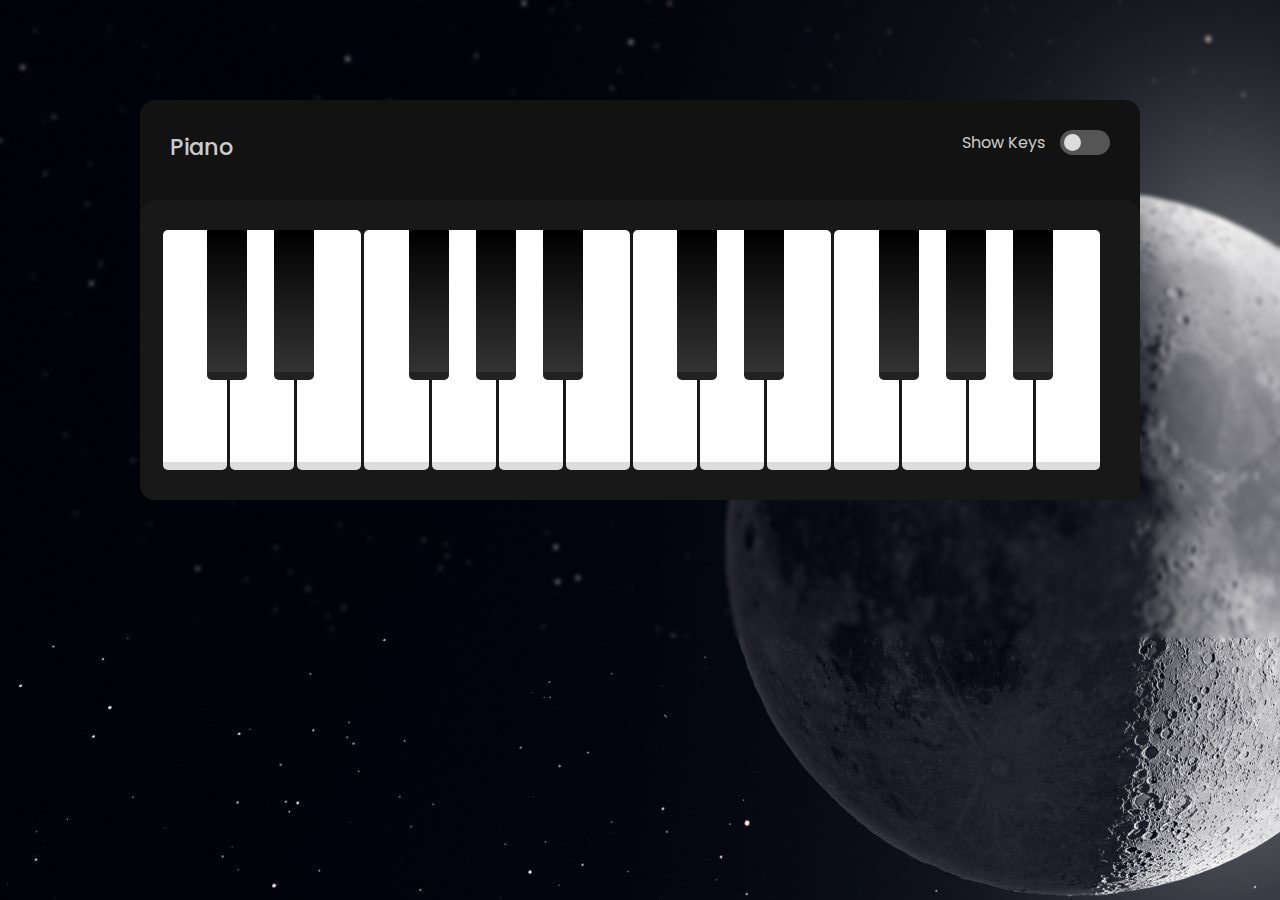
<file: index.html>
<!DOCTYPE html>
<html lang="pt-br">
<head>
    <meta charset="UTF-8">
    <meta http-equiv="X-UA-Compatible" content="IE=edge">
    <meta name="viewport" content="width=device-width, initial-scale=1.0">
    <link rel="stylesheet" href="./css/style.css">
    <script src="./js/script.js" defer></script>
    <title>Piano</title>
</head>
<body>

    <div class="bg-image"></div>
    <section class="piano">

        <section class="controls">

            <h1>Piano</h1>

            <label class="switcher__label">
                Show Keys
                <span class="switcher">
                    <span class="switcher__button"></span>
                </span>
                <input type="checkbox" class="checkbox__keys" hidden> 
            </label>
            
        </section>

        <section class="piano__keys disabled-keys">
            
            <div class="key white" data-note="1"><span>TAB</span></div>
            <div class="key black" data-note="2"><span>1</span></div>
            <div class="key white" data-note="3"><span>q</span></div>
            <div class="key black" data-note="4"><span>2</span></div>
            <div class="key white" data-note="5"><span>w</span></div>
            <div class="key white" data-note="6"><span>e</span></div>
            <div class="key black" data-note="7"><span>3</span></div>
            <div class="key white" data-note="8"><span>r</span></div>
            <div class="key black" data-note="9"><span>4</span></div>
            <div class="key white" data-note="10"><span>t</span></div>
            <div class="key black" data-note="11"><span>5</span></div>
            <div class="key white" data-note="12"><span>y</span></div>
            <div class="key white" data-note="13"><span>u</span></div>
            <div class="key black" data-note="14"><span>6</span></div>
            <div class="key white" data-note="15"><span>i</span></div>
            <div class="key black" data-note="16"><span>7</span></div>
            <div class="key white" data-note="17"><span>o</span></div>
            <div class="key white" data-note="18"><span>p</span></div>
            <div class="key black" data-note="19"><span>8</span></div>
            <div class="key white" data-note="20"><span>a</span></div>
            <div class="key black" data-note="21"><span>9</span></div>
            <div class="key white" data-note="22"><span>k</span></div>
            <div class="key black" data-note="23"><span>0</span></div>
            <div class="key white" data-note="24"><span>l</span></div>
        </section>

    </section>
    
    
</body>
</html>
</file>
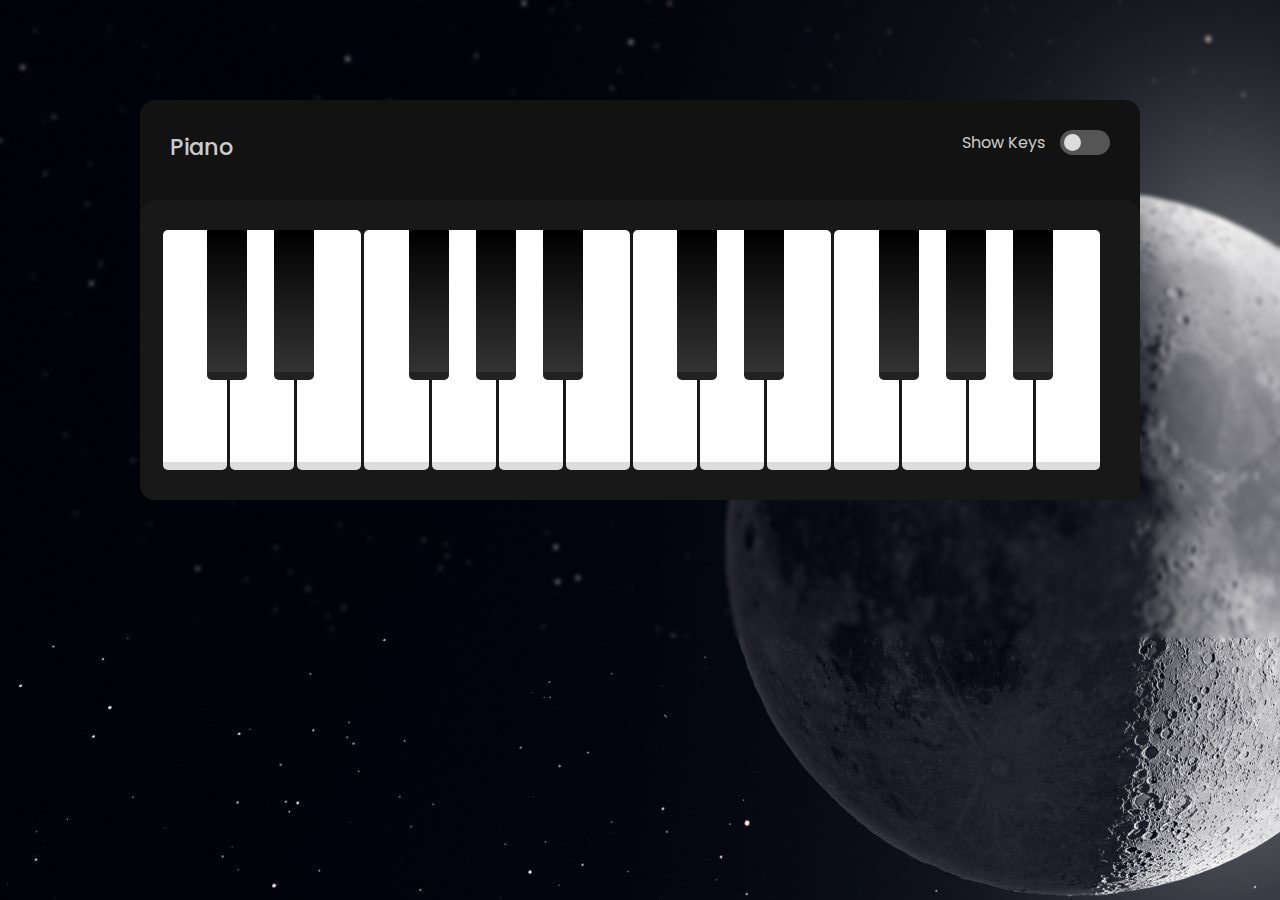
<file: html/index.html>
<!DOCTYPE html>
<html lang="pt-br">
<head>
    <meta charset="UTF-8">
    <meta http-equiv="X-UA-Compatible" content="IE=edge">
    <meta name="viewport" content="width=device-width, initial-scale=1.0">
    <link rel="stylesheet" href="/css/style.css">
    <script src="/js/script.js" defer></script>
    <title>Piano</title>
</head>
<body>

    <div class="bg-image"></div>
    <section class="piano">

        <section class="controls">

            <h1>Piano</h1>

            <label class="switcher__label">
                Show Keys
                <span class="switcher">
                    <span class="switcher__button"></span>
                </span>
                <input type="checkbox" class="checkbox__keys" hidden> 
            </label>
            
        </section>

        <section class="piano__keys disabled-keys">
            
            <div class="key white" data-note="1"><span>TAB</span></div>
            <div class="key black" data-note="2"><span>1</span></div>
            <div class="key white" data-note="3"><span>q</span></div>
            <div class="key black" data-note="4"><span>2</span></div>
            <div class="key white" data-note="5"><span>w</span></div>
            <div class="key white" data-note="6"><span>e</span></div>
            <div class="key black" data-note="7"><span>3</span></div>
            <div class="key white" data-note="8"><span>r</span></div>
            <div class="key black" data-note="9"><span>4</span></div>
            <div class="key white" data-note="10"><span>t</span></div>
            <div class="key black" data-note="11"><span>5</span></div>
            <div class="key white" data-note="12"><span>y</span></div>
            <div class="key white" data-note="13"><span>u</span></div>
            <div class="key black" data-note="14"><span>6</span></div>
            <div class="key white" data-note="15"><span>i</span></div>
            <div class="key black" data-note="16"><span>7</span></div>
            <div class="key white" data-note="17"><span>o</span></div>
            <div class="key white" data-note="18"><span>p</span></div>
            <div class="key black" data-note="19"><span>8</span></div>
            <div class="key white" data-note="20"><span>a</span></div>
            <div class="key black" data-note="21"><span>9</span></div>
            <div class="key white" data-note="22"><span>k</span></div>
            <div class="key black" data-note="23"><span>0</span></div>
            <div class="key white" data-note="24"><span>l</span></div>
        </section>

    </section>
    
    
</body>
</html>
</file>
<file: css/style.css>
@import url('https://fonts.googleapis.com/css2?family=Poppins:wght@200;300;400;500&display=swap');

* {
    margin: 0;
    padding: 0;
    box-sizing: border-box;
    font-family: 'Poppins', sans-serif;
}

body {
    background-color: #ddd;
    background-image: url(../img/moon.jpg);
    backdrop-filter: blur(2px);
    padding-top: 100px;
    padding-bottom: 138px;
    
}

.piano {
    background-color: #121212;
    width: 1000px;
    height: 400px;
    margin: 0 auto;
    border-radius: 15px;
    display: flex;
    flex-direction: column;
    align-items: center;
    justify-content: space-between;  
}

.controls {
    color: rgba(255, 255, 255, .8);
    padding: 30px;
    display: flex;
    width: 100%;
    justify-content: space-between;
}

.controls h1 {
    font-size: 1.4rem;
    font-weight: 500;
}

.switcher {
    width: 50px;
    height: 25px;
    background-color: #555;
    display: flex;
    border-radius: 50px;
    padding: 4px;
}

.switcher__button {
    height: 100%;
    aspect-ratio: 1/1;
    background-color: #ddd;
    border-radius: 25px;
}

.switcher--active {
    background-color: #006eff;
    justify-content: flex-end;
}

.switcher__label {
    display: flex;
    gap: 15px;
}

.piano__keys {
    width: 100%;
    height: 300px;
    background-color: #181818;
    border-radius: 15px;
    padding: 30px 40px;
    display: flex;
}

.white {
    background-color: white;
    flex-grow: 1;
    border-radius: 5px;
    border-bottom: 8px solid #ddd;
    color: rgba(0, 0, 0, .3);
    margin-left: -17px;
    z-index: 1;
}

.key span {
    font-weight: 600;
    position: absolute;
    transition-duration: 300ms;
}

.key {
    position: relative;
    display: flex;
    align-items: flex-end;
    justify-content: center;
    padding-bottom: 8px;
    user-select: none;
}

.black {
    width: 40px;
    background: linear-gradient(#000, #333);
    height: 150px;
    border-radius: 0 0 5px 5px;
    border-bottom: 8px solid #222;
    margin-left: -20px;
    z-index: 2;
    color: rgba(255, 255, 255, .3);
}

.piano__keys .white:nth-child(0) {
    margin-left: 0;
}

.piano__keys .white:nth-child(5) {
    margin-right: 20px;
}

.piano__keys .white:nth-child(12) {
    margin-right: 20px;
}

.piano__keys .white:nth-child(17) {
    margin-right: 20px;
}

.black--pressed {
    background: linear-gradient(#222, #000);
    border-bottom: none;
    height: 148px; 
}

.disabled-keys span {
    opacity: 0;
}
</file>
